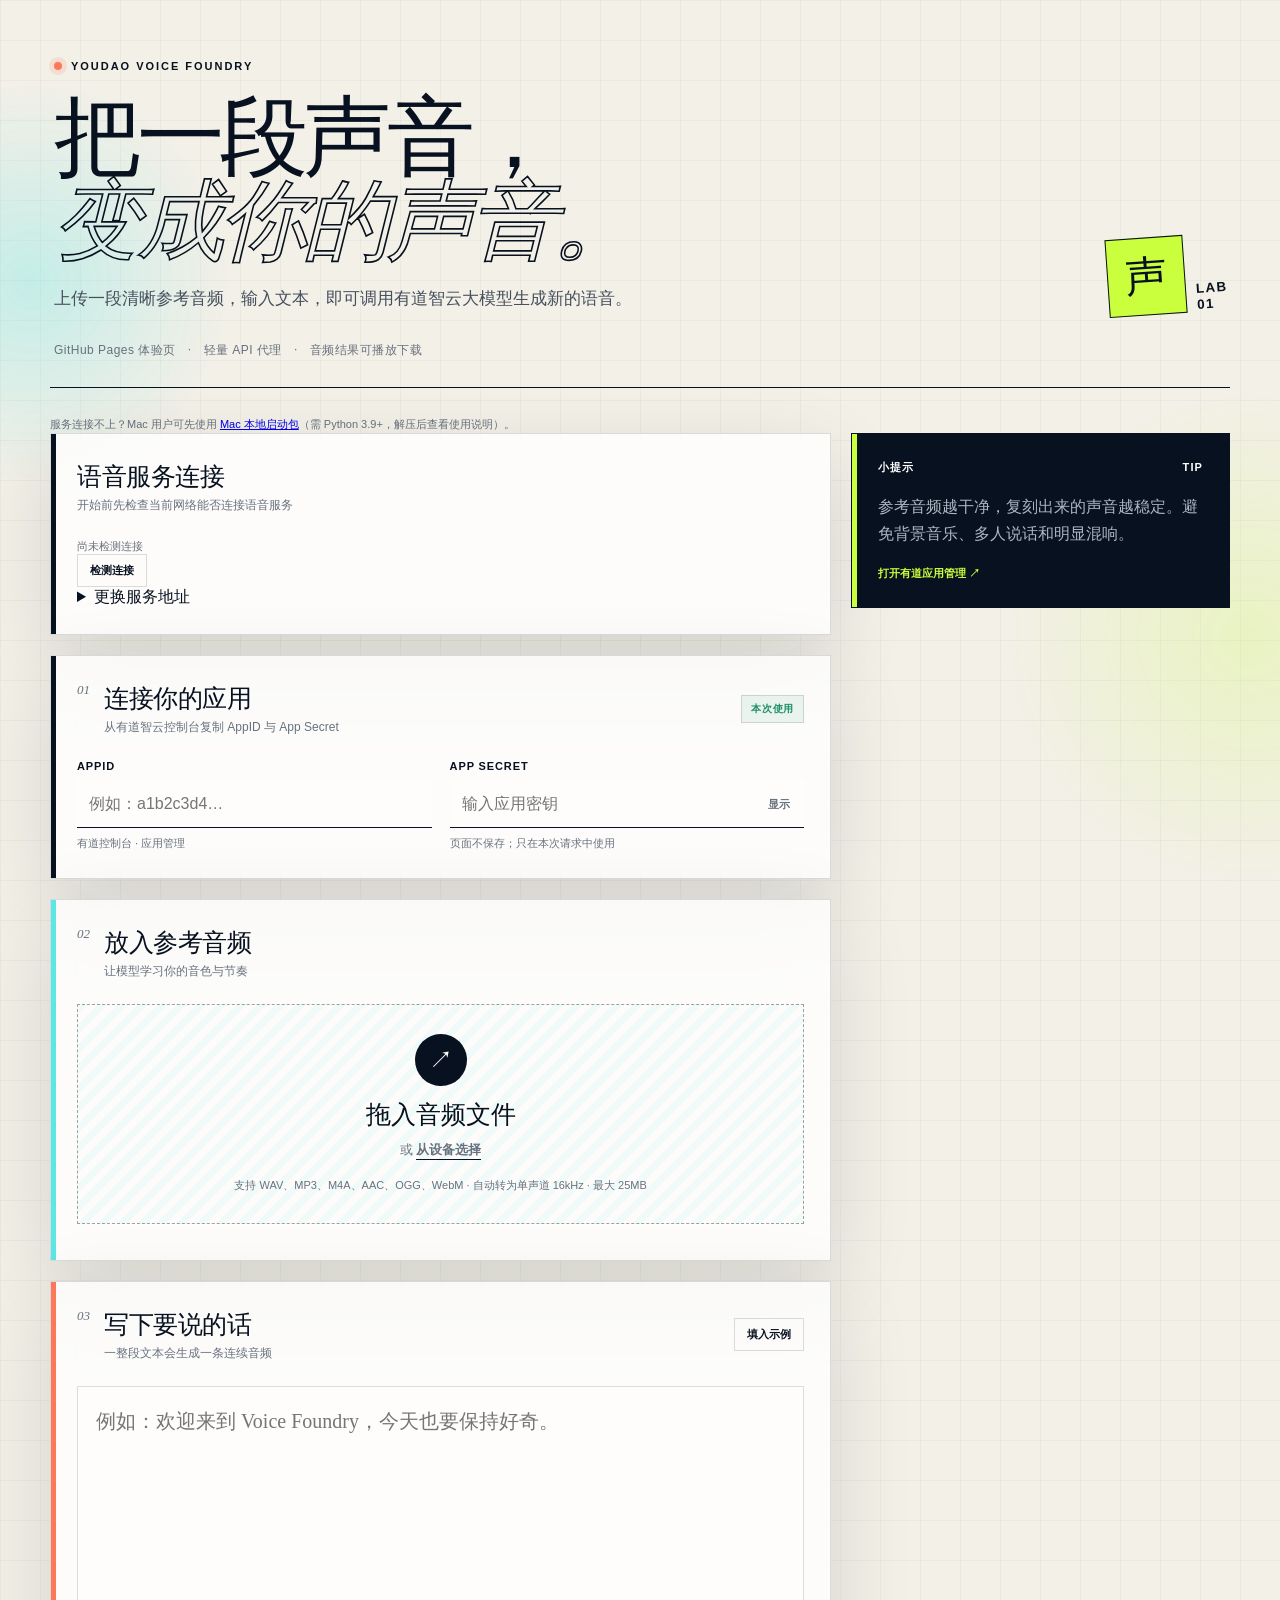
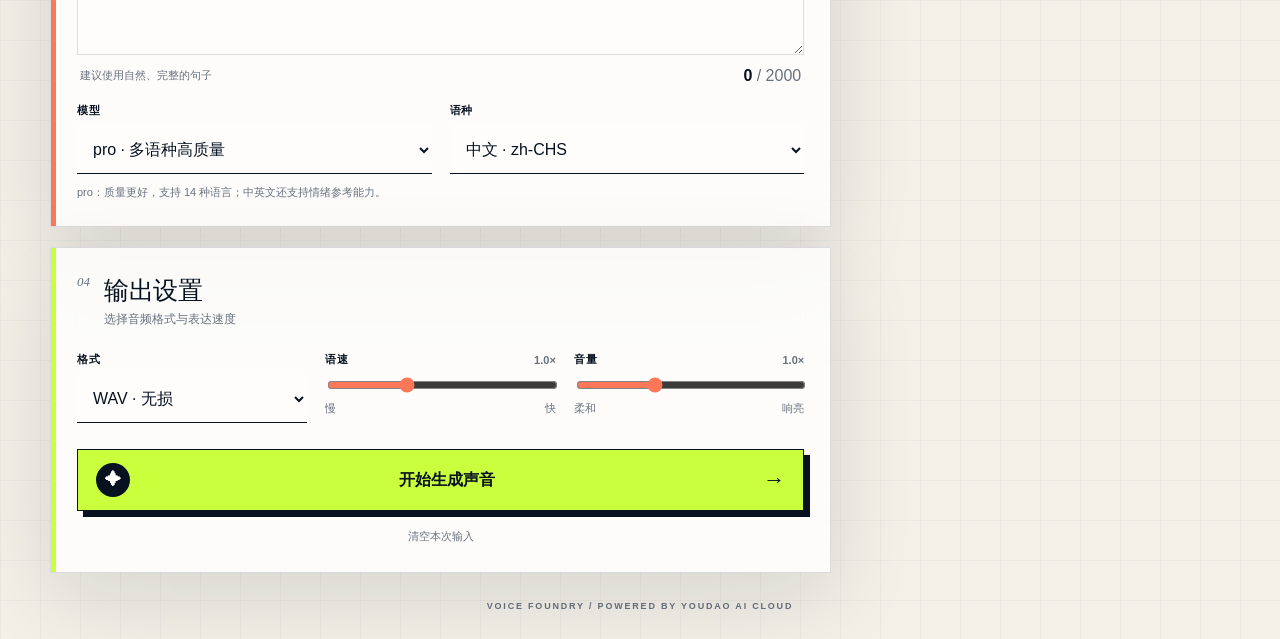
<file: docs/index.html>
<!doctype html>
<html lang="zh-CN">
<head>
  <meta charset="UTF-8">
  <meta name="viewport" content="width=device-width, initial-scale=1">
  <meta name="theme-color" content="#07111f">
  <title>Voice Foundry · 有道声音复刻</title>
  <link rel="stylesheet" href="styles.css">
</head>
<body>
  <div class="ambient ambient-one"></div>
  <div class="ambient ambient-two"></div>
  <main class="shell">
    <header class="masthead">
      <div class="eyebrow"><span class="pulse"></span> YOUDAO VOICE FOUNDRY</div>
      <div class="masthead-row">
        <div>
          <h1>把一段声音，<em>变成你的声音。</em></h1>
          <p class="lede">上传一段清晰参考音频，输入文本，即可调用有道智云大模型生成新的语音。</p>
        </div>
        <div class="header-mark" aria-hidden="true"><span>声</span><small>LAB<br>01</small></div>
      </div>
      <div class="trust-line"><span>GitHub Pages 体验页</span><span>·</span><span>轻量 API 代理</span><span>·</span><span>音频结果可播放下载</span></div>
    </header>

    <p class="field-note">服务连接不上？Mac 用户可先使用 <a href="downloads/voice-clone-mac.zip" download>Mac 本地启动包</a>（需 Python 3.9+，解压后查看使用说明）。</p>

    <div id="message-region" aria-live="polite"></div>

    <section class="workspace-grid">
      <div class="main-column">
        <section class="panel panel-connection">
          <div class="panel-heading"><div><h2>语音服务连接</h2><p>开始前先检查当前网络能否连接语音服务</p></div></div>
          <p id="connection-status" class="field-note" role="status">尚未检测连接</p>
          <button id="test-connection" class="ghost-button" type="button">检测连接</button>
          <details><summary>更换服务地址</summary>
            <label class="field"><span>HTTPS 服务地址</span><input id="backend-url" type="url" autocomplete="off" spellcheck="false"><small>仅使用你信任的服务：它会转发参考音频、合成文本和请求签名。App Secret 不会发送给代理。</small></label>
            <button id="apply-backend" class="ghost-button" type="button">检测并使用此地址</button>
            <button id="restore-backend" class="ghost-button" type="button">恢复默认地址</button>
          </details>
        </section>

        <section class="panel panel-credentials">
          <div class="panel-heading"><span class="index">01</span><div><h2>连接你的应用</h2><p>从有道智云控制台复制 AppID 与 App Secret</p></div><span class="secure-pill">本次使用</span></div>
          <div class="field-grid two">
            <label class="field"><span>AppID</span><input id="appKey" type="text" autocomplete="off" placeholder="例如：a1b2c3d4…"><small>有道控制台 · 应用管理</small></label>
            <label class="field"><span>App Secret</span><div class="secret-input"><input id="appSecret" type="password" autocomplete="new-password" placeholder="输入应用密钥"><button id="toggle-secret" type="button" aria-label="显示或隐藏密钥">显示</button></div><small>页面不保存；只在本次请求中使用</small></label>
          </div>
        </section>

        <section class="panel panel-reference">
          <div class="panel-heading"><span class="index">02</span><div><h2>放入参考音频</h2><p>让模型学习你的音色与节奏</p></div></div>
          <div id="audio-dropzone" class="dropzone" tabindex="0" role="button" aria-label="上传参考音频">
            <div class="drop-icon">↗</div><strong>拖入音频文件</strong><span>或 <button id="choose-audio" type="button" class="text-button">从设备选择</button></span>
            <input id="audioFile" type="file" accept="audio/*,.wav,.mp3,.m4a,.aac,.ogg,.oga,.webm,.flac" hidden>
            <small>支持 WAV、MP3、M4A、AAC、OGG、WebM · 自动转为单声道 16kHz · 最大 25MB</small>
          </div>
          <div id="audio-preview" class="audio-preview hidden"><div class="audio-meta"><span class="audio-badge">AUDIO</span><div><strong id="audio-filename">—</strong><small id="audio-details">参考音频已就绪</small></div><button id="clear-audio" class="icon-button" type="button" aria-label="移除音频">×</button></div><audio id="reference-player" controls></audio></div>
          <p id="audio-status" class="field-note"></p>
        </section>

        <section class="panel panel-script">
          <div class="panel-heading"><span class="index">03</span><div><h2>写下要说的话</h2><p>一整段文本会生成一条连续音频</p></div><button id="sample-text" type="button" class="ghost-button">填入示例</button></div>
          <label class="field"><span class="sr-only">合成文本</span><textarea id="composeText" rows="7" maxlength="2000" placeholder="例如：欢迎来到 Voice Foundry，今天也要保持好奇。"></textarea><div class="textarea-footer"><small>建议使用自然、完整的句子</small><span><b id="char-count">0</b> / 2000</span></div></label>
          <div class="field-grid two settings-grid">
            <label class="field"><span>模型</span><select id="model-select"><option value="pro">pro · 多语种高质量</option><option value="lite">lite · 中文/英文更快</option></select></label>
            <label class="field"><span>语种</span><select id="language-select"></select></label>
          </div>
          <p id="model-hint" class="field-note"></p>
        </section>

        <section class="panel panel-output">
          <div class="panel-heading"><span class="index">04</span><div><h2>输出设置</h2><p>选择音频格式与表达速度</p></div></div>
          <div class="field-grid three">
            <label class="field"><span>格式</span><select id="format"><option value="wav">WAV · 无损</option><option value="mp3">MP3 · 轻量</option></select></label>
            <label class="field"><span>语速 <i id="speed-value">1.0×</i></span><input id="speed" type="range" min="0.5" max="2" step="0.1" value="1"><div class="range-labels"><small>慢</small><small>快</small></div></label>
            <label class="field"><span>音量 <i id="volume-value">1.0×</i></span><input id="volume" type="range" min="0.5" max="2" step="0.1" value="1"><div class="range-labels"><small>柔和</small><small>响亮</small></div></label>
          </div>
          <button id="btn-synthesize" class="primary-button" type="button"><span class="button-icon">✦</span><span>开始生成声音</span><span class="button-arrow">→</span></button>
          <button id="reset-form" class="reset-button" type="button">清空本次输入</button>
        </section>
      </div>

      <aside class="side-column">
        <section id="progress-card" class="panel progress-panel hidden" aria-live="polite">
          <div class="side-heading"><span>实时状态</span><strong id="progress-percent">0%</strong></div>
          <div class="progress-track"><span id="progress-bar"></span></div>
          <ol id="progress-steps" class="progress-list">
            <li data-stage="received"><span>01</span><div><b>连接服务</b><small>检查网络连接</small></div></li>
            <li data-stage="cloning"><span>02</span><div><b>复刻参考音色</b><small>建立你的 voiceId</small></div></li>
            <li data-stage="clone_complete"><span>03</span><div><b>音色准备完成</b><small>开始提交文本</small></div></li>
            <li data-stage="synthesizing"><span>04</span><div><b>生成音频</b><small>等待有道返回结果</small></div></li>
            <li data-stage="completed"><span>05</span><div><b>可以试听</b><small>播放或下载文件</small></div></li>
          </ol>
          <p id="progress-message" class="progress-message">准备开始</p>
        </section>

        <section id="results-card" class="panel results-panel hidden">
          <div class="side-heading"><span>生成结果</span><span class="result-dot">● 已完成</span></div>
          <div id="result-meta" class="result-meta"></div>
          <div id="results-list" class="results-list"></div>
        </section>

        <section class="panel guide-panel"><div class="side-heading"><span>小提示</span><span>TIP</span></div><p>参考音频越干净，复刻出来的声音越稳定。避免背景音乐、多人说话和明显混响。</p><a href="https://ai.youdao.com/appmgr.s" target="_blank" rel="noreferrer">打开有道应用管理 ↗</a></section>
      </aside>
    </section>
    <footer>VOICE FOUNDRY / POWERED BY YOUDAO AI CLOUD</footer>
  </main>
  <script src="config.js?v=20261023-1"></script>
  <script src="transport.js?v=20261023-2"></script>
  <script src="app.js?v=20261023-2"></script>
</body>
</html>
</file>
<file: docs/styles.css>
:root {
  --ink: #07111f;
  --paper: #f3f0e8;
  --panel: rgba(255,255,255,.78);
  --line: rgba(7,17,31,.14);
  --muted: #68717e;
  --acid: #c9ff3d;
  --cyan: #5be7e7;
  --orange: #ff7759;
  --success: #1b8f65;
  --danger: #c43e3e;
  --shadow: 0 24px 80px rgba(7,17,31,.12);
}

* { box-sizing: border-box; }
html { scroll-behavior: smooth; }
body {
  min-height: 100vh;
  margin: 0;
  color: var(--ink);
  background:
    linear-gradient(rgba(7,17,31,.035) 1px, transparent 1px),
    linear-gradient(90deg, rgba(7,17,31,.035) 1px, transparent 1px),
    var(--paper);
  background-size: 40px 40px;
  font-family: "Avenir Next", "PingFang SC", "Microsoft YaHei", sans-serif;
  overflow-x: hidden;
}
button, input, textarea, select { font: inherit; }
button { color: inherit; }
.ambient { position: fixed; z-index: -1; border-radius: 50%; filter: blur(2px); opacity: .8; }
.ambient-one { width: 420px; height: 420px; left: -180px; top: 8%; background: radial-gradient(circle, rgba(91,231,231,.38), transparent 68%); }
.ambient-two { width: 520px; height: 520px; right: -230px; top: 42%; background: radial-gradient(circle, rgba(201,255,61,.28), transparent 68%); }
.shell { width: min(1180px, calc(100% - 36px)); margin: 0 auto; padding: 42px 0 24px; }
.masthead { margin-bottom: 28px; padding: 18px 4px 28px; border-bottom: 1px solid var(--ink); }
.eyebrow { display: flex; align-items: center; gap: 9px; font-size: 11px; font-weight: 800; letter-spacing: .18em; }
.pulse { width: 8px; height: 8px; border-radius: 50%; background: var(--orange); box-shadow: 0 0 0 5px rgba(255,119,89,.15); animation: pulse 1.8s infinite; }
@keyframes pulse { 50% { box-shadow: 0 0 0 9px rgba(255,119,89,0); } }
.masthead-row { display: grid; grid-template-columns: 1fr auto; align-items: end; gap: 30px; margin-top: 24px; }
h1 { max-width: 840px; margin: 0; font-family: Georgia, "Songti SC", serif; font-size: clamp(44px, 7vw, 88px); font-weight: 500; line-height: .95; letter-spacing: -.055em; }
h1 em { display: block; color: transparent; -webkit-text-stroke: 1.6px var(--ink); font-style: italic; }
.lede { max-width: 660px; margin: 22px 0 0; color: #46505d; font-size: 17px; line-height: 1.7; }
.header-mark { display: grid; grid-template-columns: auto auto; align-items: end; gap: 10px; transform: rotate(-4deg); }
.header-mark > span { display: grid; place-items: center; width: 78px; height: 78px; border: 1px solid var(--ink); background: var(--acid); font-family: "Songti SC", serif; font-size: 42px; }
.header-mark small { font-weight: 800; line-height: 1.15; letter-spacing: .1em; }
.trust-line { display: flex; flex-wrap: wrap; gap: 12px; margin-top: 28px; color: var(--muted); font-size: 12px; letter-spacing: .04em; }
.workspace-grid { display: grid; grid-template-columns: minmax(0, 1.65fr) minmax(300px, .8fr); gap: 20px; align-items: start; }
.main-column, .side-column { display: grid; gap: 20px; }
.side-column { position: sticky; top: 18px; }
.panel { position: relative; padding: 26px; overflow: hidden; border: 1px solid var(--line); background: var(--panel); box-shadow: var(--shadow); backdrop-filter: blur(18px); }
.panel::before { content: ""; position: absolute; left: 0; top: 0; width: 5px; height: 100%; background: var(--ink); }
.panel-reference::before { background: var(--cyan); }
.panel-script::before { background: var(--orange); }
.panel-output::before { background: var(--acid); }
.panel-heading { display: flex; align-items: center; gap: 14px; margin-bottom: 24px; }
.panel-heading .index { align-self: flex-start; color: var(--muted); font-family: Georgia, serif; font-size: 13px; font-style: italic; }
.panel-heading > div { flex: 1; }
.panel-heading h2 { margin: 0 0 4px; font-family: Georgia, "Songti SC", serif; font-size: 25px; font-weight: 500; letter-spacing: -.02em; }
.panel-heading p { margin: 0; color: var(--muted); font-size: 12px; }
.secure-pill { border: 1px solid var(--line); padding: 6px 9px; color: var(--success); background: rgba(27,143,101,.08); font-size: 10px; font-weight: 800; letter-spacing: .08em; }
.field-grid { display: grid; gap: 18px; }
.field-grid.two { grid-template-columns: repeat(2, minmax(0, 1fr)); }
.field-grid.three { grid-template-columns: repeat(3, minmax(0, 1fr)); }
.settings-grid { margin-top: 18px; }
.field { display: block; min-width: 0; }
.field > span { display: flex; justify-content: space-between; align-items: center; margin-bottom: 8px; font-size: 11px; font-weight: 800; letter-spacing: .08em; text-transform: uppercase; }
.field i { color: var(--muted); font-style: normal; font-weight: 600; letter-spacing: 0; }
.field small, .field-note { color: var(--muted); font-size: 11px; line-height: 1.5; }
.field > small { display: block; margin-top: 7px; }
input[type="text"], input[type="password"], textarea, select {
  width: 100%;
  border: 0;
  border-bottom: 1px solid var(--ink);
  border-radius: 0;
  outline: 0;
  color: var(--ink);
  background: rgba(255,255,255,.42);
  transition: background .2s, border-color .2s;
}
input[type="text"], input[type="password"], select { height: 48px; padding: 0 12px; }
textarea { min-height: 174px; padding: 18px; border: 1px solid var(--line); resize: vertical; font-family: Georgia, "Songti SC", serif; font-size: 20px; line-height: 1.65; }
input:focus, textarea:focus, select:focus { background: #fff; border-color: var(--orange); box-shadow: 0 2px 0 var(--orange); }
.secret-input { position: relative; }
.secret-input input { padding-right: 58px; }
.secret-input button { position: absolute; right: 8px; top: 9px; height: 30px; border: 0; background: transparent; color: var(--muted); font-size: 11px; font-weight: 700; cursor: pointer; }
.dropzone { display: grid; place-items: center; min-height: 220px; padding: 28px; border: 1px dashed rgba(7,17,31,.38); background: repeating-linear-gradient(135deg, rgba(91,231,231,.08), rgba(91,231,231,.08) 7px, transparent 7px, transparent 14px); text-align: center; cursor: pointer; transition: transform .2s, background .2s, border-color .2s; }
.dropzone:hover, .dropzone.dragover { transform: translateY(-2px); border-color: var(--ink); background-color: rgba(91,231,231,.14); }
.dropzone .drop-icon { display: grid; place-items: center; width: 52px; height: 52px; margin-bottom: 8px; border-radius: 50%; color: #fff; background: var(--ink); font-size: 24px; }
.dropzone strong { font-family: Georgia, "Songti SC", serif; font-size: 25px; font-weight: 500; }
.dropzone > span { margin: 6px 0 14px; color: var(--muted); font-size: 13px; }
.dropzone > small { color: var(--muted); font-size: 11px; }
.text-button, .ghost-button, .icon-button, .reset-button { border: 0; background: transparent; cursor: pointer; }
.text-button { padding: 0; border-bottom: 1px solid var(--ink); font-weight: 700; }
.ghost-button { border: 1px solid var(--line); padding: 8px 12px; font-size: 11px; font-weight: 800; }
.audio-preview { padding: 17px; border: 1px solid var(--line); background: rgba(91,231,231,.08); }
.audio-meta { display: flex; align-items: center; gap: 12px; }
.audio-meta > div { flex: 1; min-width: 0; }
.audio-meta strong, .audio-meta small { display: block; overflow: hidden; text-overflow: ellipsis; white-space: nowrap; }
.audio-meta small { margin-top: 4px; color: var(--muted); font-size: 11px; }
.audio-badge { padding: 9px; background: var(--cyan); font-size: 10px; font-weight: 900; }
.icon-button { width: 34px; height: 34px; font-size: 22px; }
.audio-preview audio { width: 100%; height: 38px; margin-top: 14px; }
.textarea-footer { display: flex; justify-content: space-between; padding: 8px 3px 0; color: var(--muted); }
.textarea-footer b { color: var(--ink); }
.range-labels { display: flex; justify-content: space-between; margin-top: 3px; }
input[type="range"] { width: 100%; accent-color: var(--orange); }
.primary-button { display: grid; grid-template-columns: auto 1fr auto; align-items: center; gap: 14px; width: 100%; min-height: 62px; margin-top: 26px; padding: 10px 18px; border: 1px solid var(--ink); color: var(--ink); background: var(--acid); font-weight: 900; cursor: pointer; box-shadow: 6px 6px 0 var(--ink); transition: transform .16s, box-shadow .16s; }
.primary-button:hover { transform: translate(2px,2px); box-shadow: 4px 4px 0 var(--ink); }
.primary-button:disabled { opacity: .56; cursor: wait; }
.button-icon { display: grid; place-items: center; width: 34px; height: 34px; border-radius: 50%; color: #fff; background: var(--ink); }
.button-arrow { font-size: 22px; }
.reset-button { display: block; margin: 17px auto 0; color: var(--muted); border-bottom: 1px solid transparent; font-size: 11px; }
.reset-button:hover { border-color: var(--muted); }
.side-heading { display: flex; align-items: center; justify-content: space-between; margin-bottom: 18px; font-size: 11px; font-weight: 900; letter-spacing: .1em; text-transform: uppercase; }
.progress-panel::before { background: var(--orange); }
.progress-track { height: 5px; background: rgba(7,17,31,.1); }
.progress-track span { display: block; width: 0; height: 100%; background: var(--orange); transition: width .4s ease; }
.progress-list { display: grid; gap: 4px; margin: 20px 0; padding: 0; list-style: none; }
.progress-list li { display: grid; grid-template-columns: 34px 1fr; align-items: center; gap: 10px; padding: 10px 0; border-bottom: 1px solid var(--line); opacity: .36; transition: opacity .25s, transform .25s; }
.progress-list li > span { font-family: Georgia, serif; font-size: 12px; }
.progress-list b, .progress-list small { display: block; }
.progress-list b { font-size: 13px; }
.progress-list small { margin-top: 3px; color: var(--muted); font-size: 10px; }
.progress-list li.active { opacity: 1; transform: translateX(4px); }
.progress-list li.done { opacity: .72; }
.progress-list li.done > span { color: var(--success); }
.progress-list li.failed { color: var(--danger); opacity: 1; }
.progress-message { margin: 0; padding: 11px; background: rgba(255,119,89,.09); color: #704032; font-size: 11px; line-height: 1.5; }
.results-panel::before { background: var(--success); }
.result-dot { color: var(--success); font-size: 10px; letter-spacing: 0; }
.result-meta { display: grid; gap: 8px; margin-bottom: 16px; }
.meta-row { display: grid; grid-template-columns: 62px minmax(0,1fr) auto; align-items: center; gap: 8px; padding: 8px 10px; background: rgba(7,17,31,.045); font-size: 10px; }
.meta-row span { color: var(--muted); }
.meta-row code { overflow: hidden; text-overflow: ellipsis; white-space: nowrap; }
.copy-button { border: 0; background: transparent; color: var(--success); font-size: 10px; font-weight: 800; cursor: pointer; }
.results-list { display: grid; gap: 12px; }
.result-item { padding: 14px; border: 1px solid var(--line); background: #fff; }
.result-kicker { display: flex; align-items: center; justify-content: space-between; margin-bottom: 10px; font-size: 10px; font-weight: 800; }
.result-kicker span:last-child { color: var(--success); }
.result-item p { margin: 0 0 12px; color: var(--muted); font-family: Georgia, "Songti SC", serif; font-size: 13px; line-height: 1.5; }
.result-item audio { width: 100%; height: 38px; }
.download-button { display: flex; justify-content: center; margin-top: 10px; padding: 10px; border: 1px solid var(--ink); color: var(--ink); text-decoration: none; font-size: 11px; font-weight: 900; }
.guide-panel { background: var(--ink); color: #fff; box-shadow: none; }
.guide-panel::before { background: var(--acid); }
.guide-panel p { color: #aeb7c1; font-family: Georgia, "Songti SC", serif; font-size: 16px; line-height: 1.7; }
.guide-panel a { color: var(--acid); font-size: 11px; font-weight: 800; text-decoration: none; }
.message { margin-bottom: 18px; padding: 13px 16px; border-left: 4px solid; background: #fff; box-shadow: 0 10px 30px rgba(7,17,31,.08); font-size: 13px; }
.message.error { border-color: var(--danger); color: var(--danger); }
.message.success { border-color: var(--success); color: var(--success); }
.field-note { margin: 10px 0 0; }
.field-note.error { color: var(--danger); }
.field-note.success { color: var(--success); }
.hidden { display: none !important; }
.sr-only { position: absolute !important; width: 1px; height: 1px; overflow: hidden; clip: rect(0,0,0,0); white-space: nowrap; }
footer { padding: 28px 0 4px; color: var(--muted); font-size: 9px; font-weight: 800; letter-spacing: .2em; text-align: center; }

@media (max-width: 900px) {
  .workspace-grid { grid-template-columns: 1fr; }
  .side-column { position: static; }
  .field-grid.three { grid-template-columns: 1fr; }
  .header-mark { display: none; }
}
@media (max-width: 620px) {
  .shell { width: min(100% - 22px, 1180px); padding-top: 22px; }
  .masthead { padding-top: 8px; }
  h1 { font-size: 44px; }
  .lede { font-size: 14px; }
  .panel { padding: 20px; }
  .field-grid.two { grid-template-columns: 1fr; }
  .panel-heading { align-items: flex-start; }
  .secure-pill, .ghost-button { margin-left: auto; }
  .trust-line span:nth-child(even) { display: none; }
}
@media (prefers-reduced-motion: reduce) {
  *, *::before, *::after { scroll-behavior: auto !important; animation: none !important; transition: none !important; }
}
</file>
